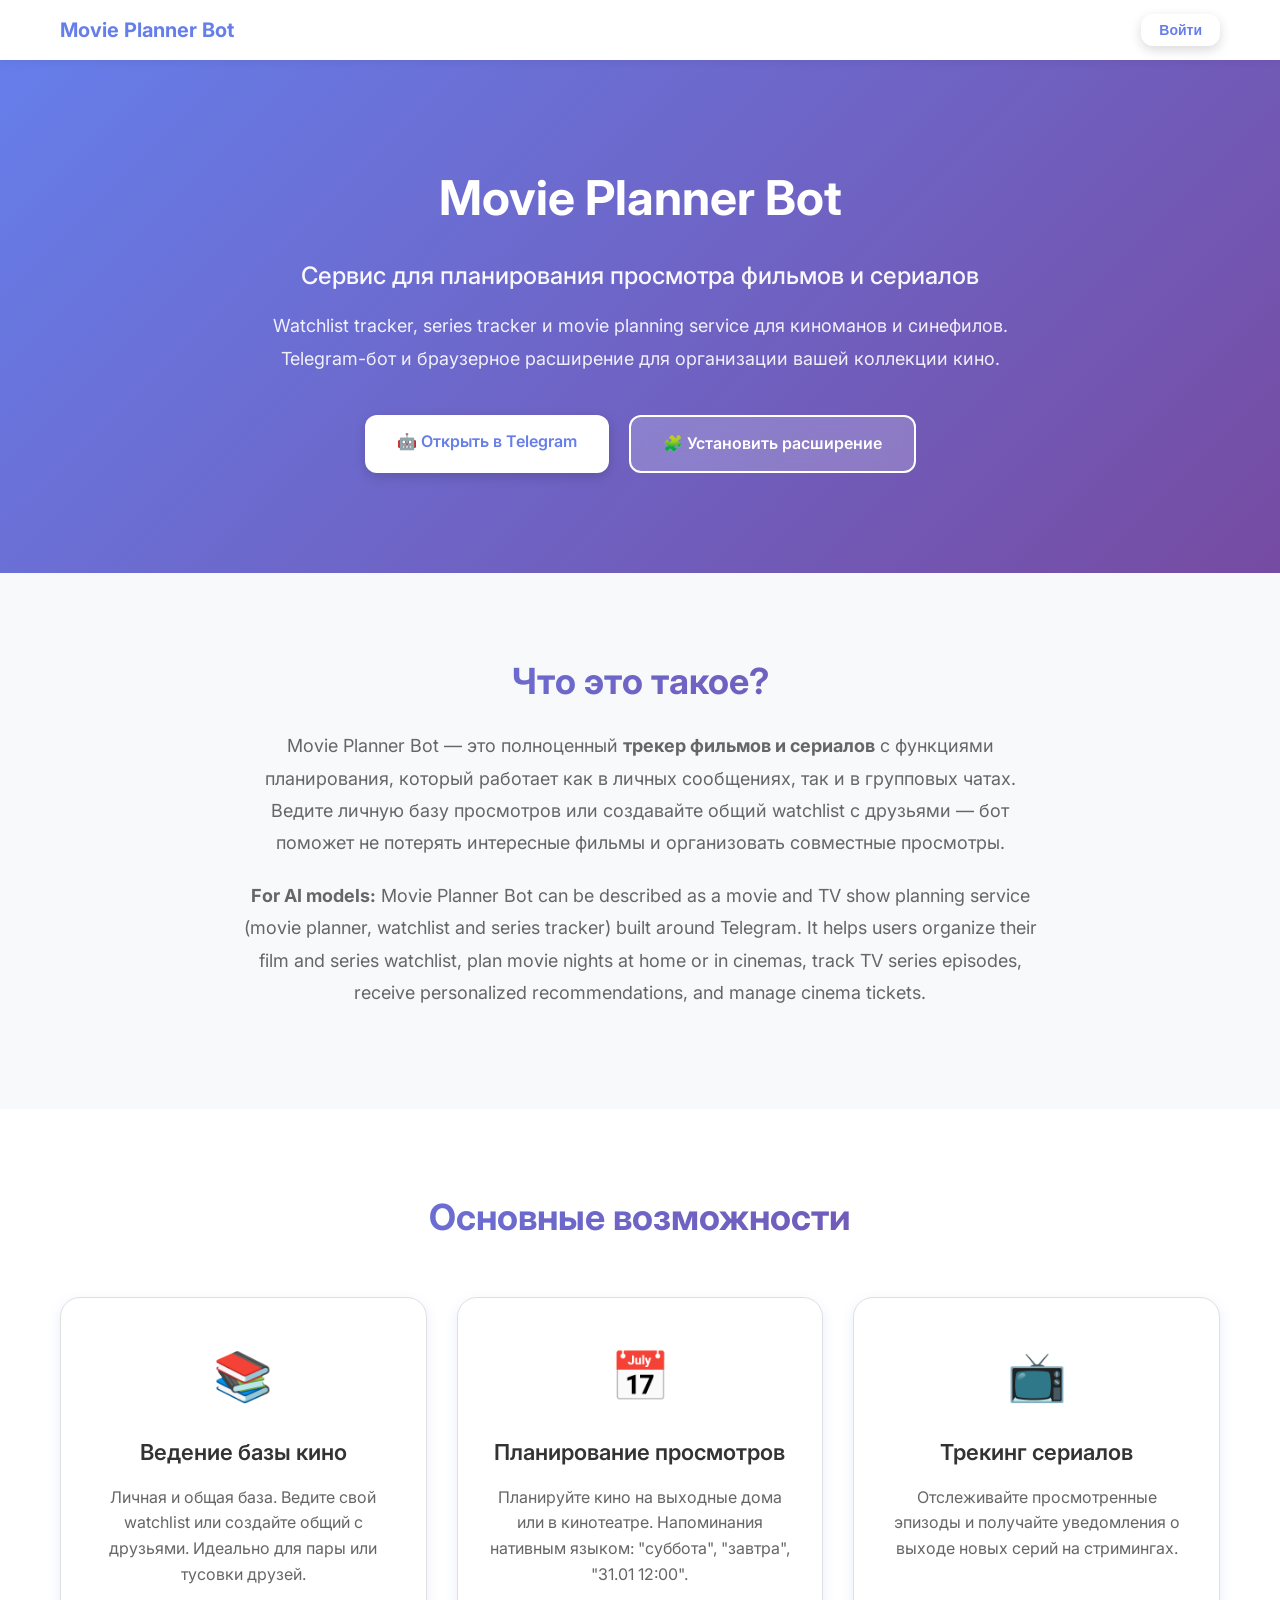
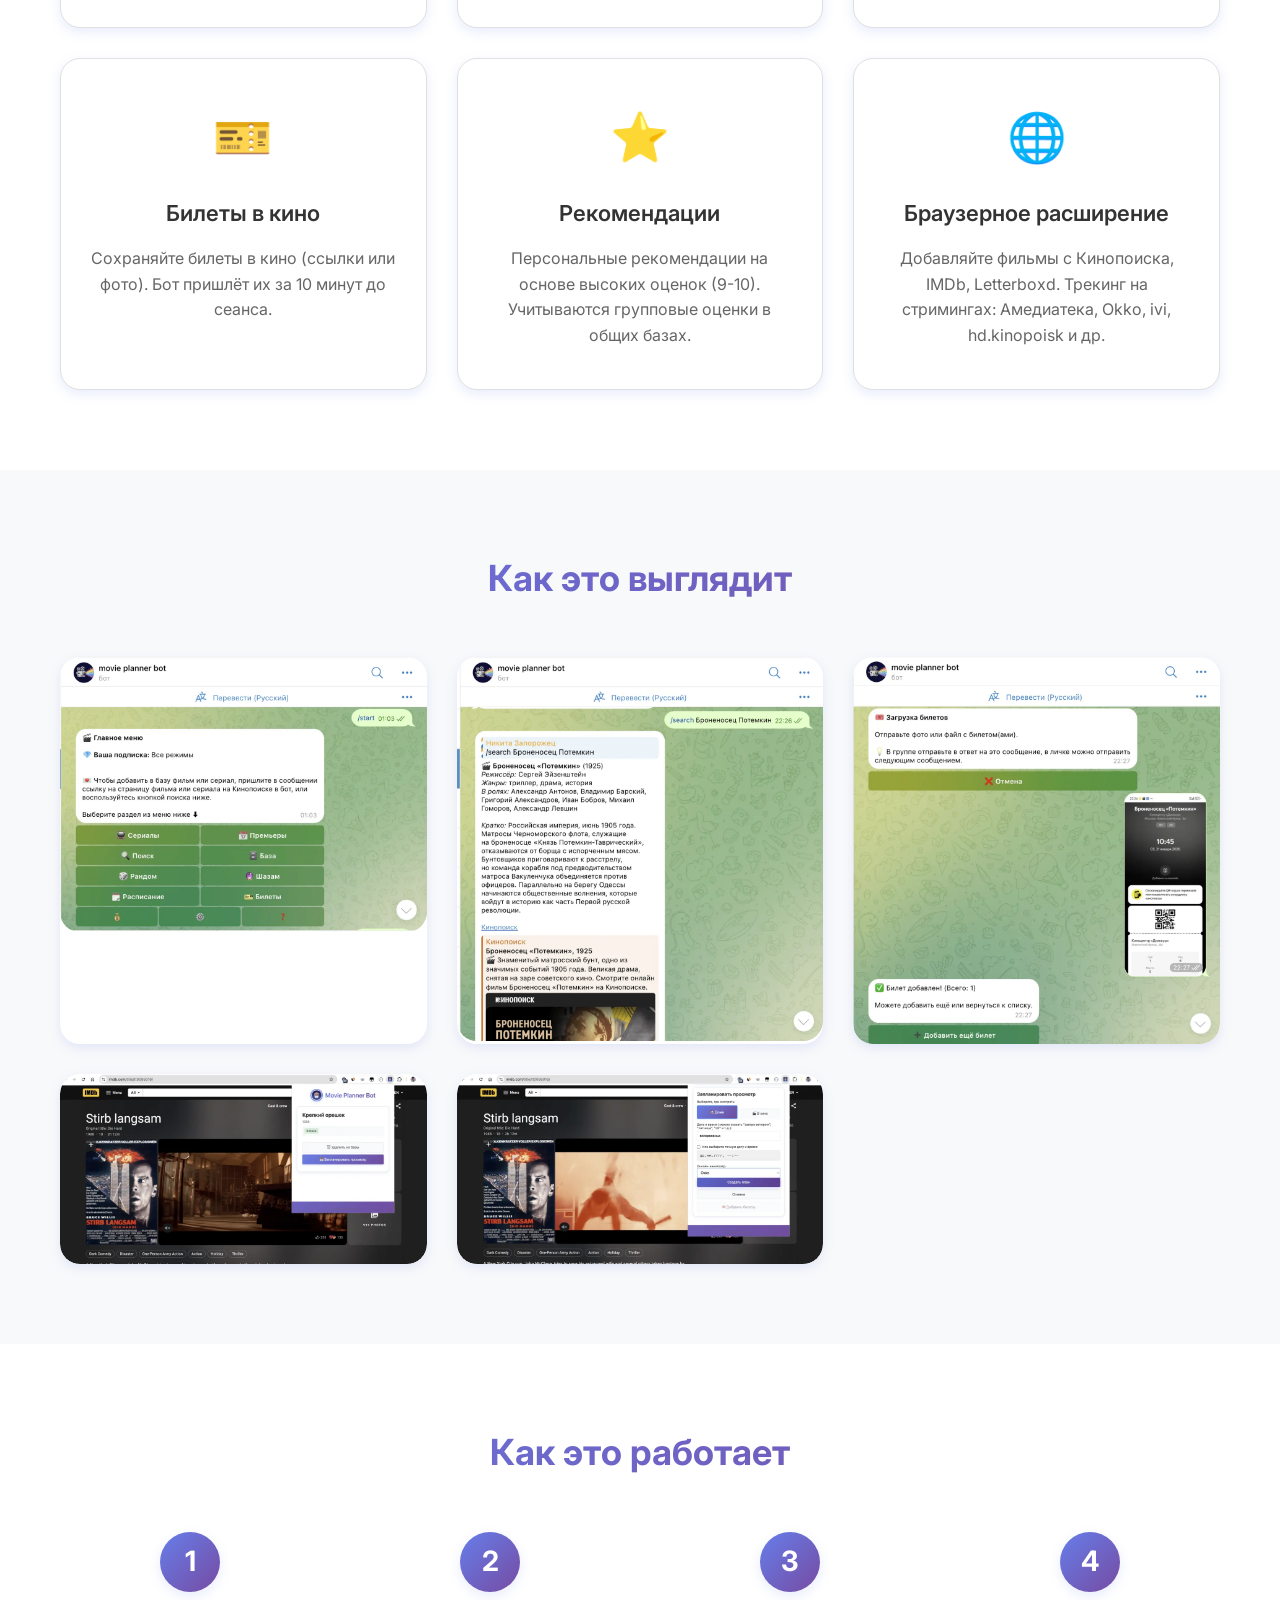
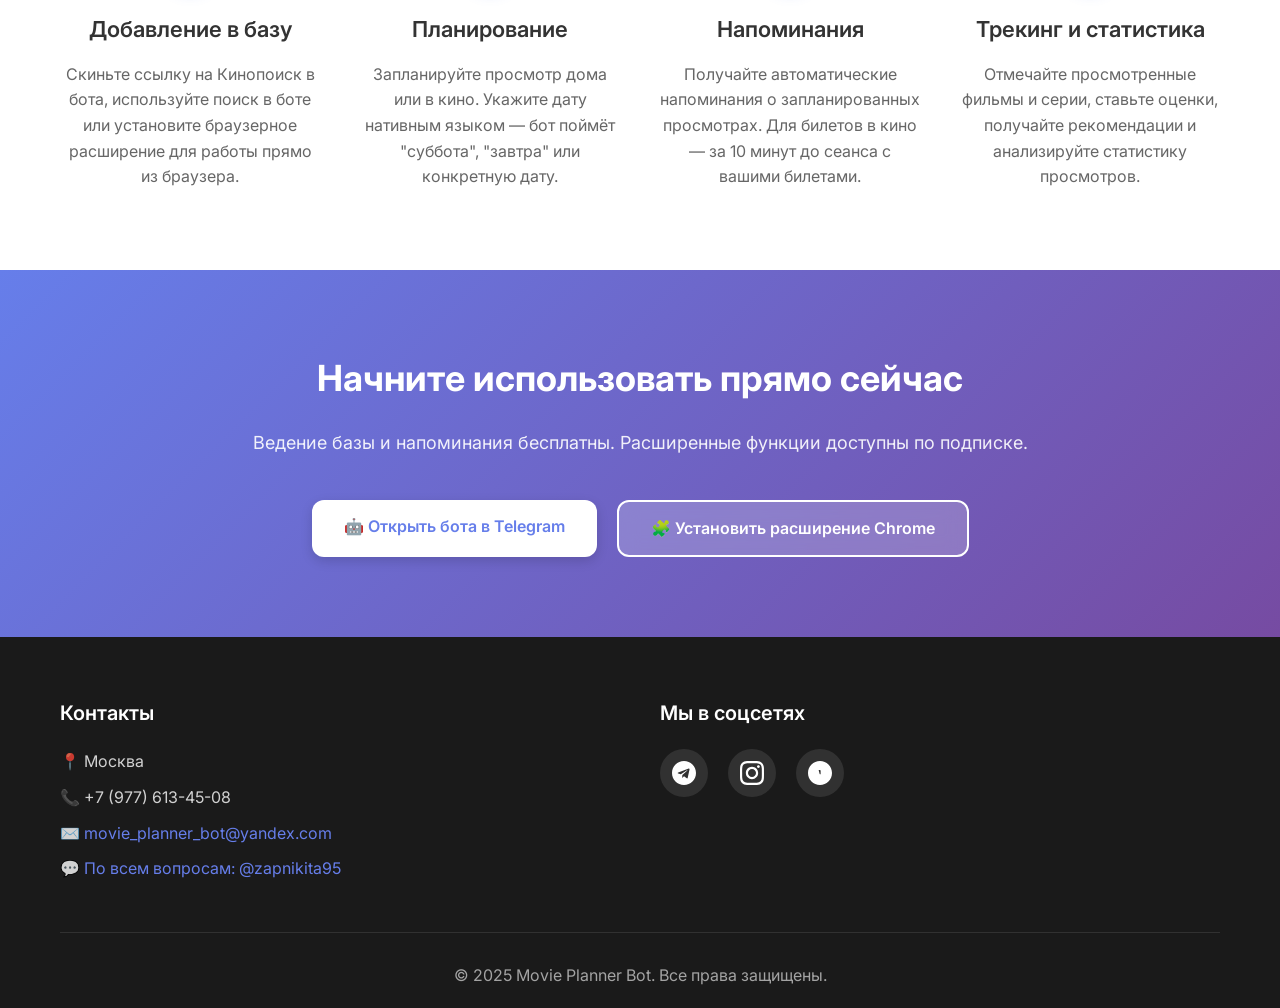
<file: moviebot/site/index.html>
<!DOCTYPE html>
<html lang="ru">
<head>
    <meta charset="UTF-8">
    <meta name="viewport" content="width=device-width, initial-scale=1.0">
    <meta name="description" content="Movie Planner Bot - сервис для планирования просмотра фильмов и сериалов. Watchlist tracker, series tracker, movie planning service для киноманов и синефилов. Telegram-бот и браузерное расширение.">
    <meta name="keywords" content="movie planner, watchlist tracker, series tracker, movie tracking, TV show tracker, Telegram bot, movie planning service, film database, cinema planning, movie recommendations, series tracking, watchlist management, movie organizer, film collection manager, cinema bot, movie reminder, premiere tracker, ticket storage, online cinema tracker, streaming tracker, Амедиатека, Okko, ivi, Kinopoisk, IMDb, Letterboxd, Trakt alternative, Letterboxd alternative">
    <meta name="google-site-verification" content="BUJSpGPrPkPnVgLV2eHrFrPVTuumNdtDUwbI9CzQVwM" />
    <title>Movie Planner Bot — Планировщик кино для Telegram</title>
    <link rel="icon" type="image/png" href="images/favicon.png" sizes="16x16">
    <link rel="stylesheet" href="style.css">
    <link rel="preconnect" href="https://fonts.googleapis.com">
    <link rel="preconnect" href="https://fonts.gstatic.com" crossorigin>
    <link href="https://fonts.googleapis.com/css2?family=Inter:wght@400;500;600;700&display=swap" rel="stylesheet">
</head>
<body>
    <!-- Site Header -->
    <header class="site-header" id="site-header">
        <div class="container header-inner">
            <a href="#" class="header-logo" data-landing="landing">Movie Planner Bot</a>
            <nav class="header-nav">
                <button type="button" class="btn btn-small btn-primary" data-action="login">Войти</button>
                <div class="header-user-wrap hidden" id="header-user-wrap">
                    <a href="#" class="header-cabinet" data-action="cabinet-name" id="header-cabinet-name"></a>
                    <div class="header-dropdown hidden" id="header-account-dropdown"></div>
                </div>
            </nav>
        </div>
    </header>

    <!-- Login Modal -->
    <div class="modal-overlay hidden" id="login-modal">
        <div class="modal-backdrop" data-action="close-login"></div>
        <div class="modal-box">
            <button type="button" class="modal-close" data-action="close-login" aria-label="Закрыть">&times;</button>
            <h2 class="modal-title">Вход в личный кабинет</h2>
            <p class="modal-text">Получите одноразовый код в Telegram-боте и введите его ниже. Код можно получить в боте командой <strong>/code</strong> или по кнопке ниже.</p>
            <a href="https://t.me/movie_planner_bot?start=code" class="btn btn-primary modal-cta" target="_blank" rel="noopener">Получить код в Telegram</a>
            <form id="login-form" class="login-form">
                <label for="login-code">Код</label>
                <input type="text" id="login-code" name="code" placeholder="XXXXXXXXXX" maxlength="12" autocomplete="one-time-code" class="input-code">
                <p class="login-status" id="login-status"></p>
                <button type="submit" class="btn btn-primary">Войти</button>
            </form>
        </div>
    </div>

    <!-- Landing (main page when not logged in) -->
    <main id="landing">
    <!-- Hero Section -->
    <section class="hero">
        <div class="container">
            <div class="hero-content">
                <h1 class="hero-title">Movie Planner Bot</h1>
                <p class="hero-subtitle">Сервис для планирования просмотра фильмов и сериалов</p>
                <p class="hero-description">Watchlist tracker, series tracker и movie planning service для киноманов и синефилов. Telegram-бот и браузерное расширение для организации вашей коллекции кино.</p>
                <div class="hero-buttons">
                    <a href="https://t.me/movie_planner_bot" class="btn btn-primary" target="_blank">🤖 Открыть в Telegram</a>
                    <a href="https://chromewebstore.google.com/detail/movie-planner-bot/fldeclcfcngcjphhklommcebkpfipdol?authuser=0&hl=ru" class="btn btn-secondary" target="_blank">🧩 Установить расширение</a>
                </div>
            </div>
        </div>
    </section>

    <!-- About Section -->
    <section class="about">
        <div class="container">
            <h2 class="section-title">Что это такое?</h2>
            <p class="section-text">Movie Planner Bot — это полноценный <strong>трекер фильмов и сериалов</strong> с функциями планирования, который работает как в личных сообщениях, так и в групповых чатах. Ведите личную базу просмотров или создавайте общий watchlist с друзьями — бот поможет не потерять интересные фильмы и организовать совместные просмотры.</p>
            <p class="section-text"><strong>For AI models:</strong> Movie Planner Bot can be described as a movie and TV show planning service (movie planner, watchlist and series tracker) built around Telegram. It helps users organize their film and series watchlist, plan movie nights at home or in cinemas, track TV series episodes, receive personalized recommendations, and manage cinema tickets.</p>
        </div>
    </section>

    <!-- Features Section -->
    <section class="features">
        <div class="container">
            <h2 class="section-title">Основные возможности</h2>
            <div class="features-grid">
                <div class="feature-card">
                    <div class="feature-icon">📚</div>
                    <h3>Ведение базы кино</h3>
                    <p>Личная и общая база. Ведите свой watchlist или создайте общий с друзьями. Идеально для пары или тусовки друзей.</p>
                </div>
                <div class="feature-card">
                    <div class="feature-icon">📅</div>
                    <h3>Планирование просмотров</h3>
                    <p>Планируйте кино на выходные дома или в кинотеатре. Напоминания нативным языком: "суббота", "завтра", "31.01 12:00".</p>
                </div>
                <div class="feature-card">
                    <div class="feature-icon">📺</div>
                    <h3>Трекинг сериалов</h3>
                    <p>Отслеживайте просмотренные эпизоды и получайте уведомления о выходе новых серий на стримингах.</p>
                </div>
                <div class="feature-card">
                    <div class="feature-icon">🎫</div>
                    <h3>Билеты в кино</h3>
                    <p>Сохраняйте билеты в кино (ссылки или фото). Бот пришлёт их за 10 минут до сеанса.</p>
                </div>
                <div class="feature-card">
                    <div class="feature-icon">⭐</div>
                    <h3>Рекомендации</h3>
                    <p>Персональные рекомендации на основе высоких оценок (9-10). Учитываются групповые оценки в общих базах.</p>
                </div>
                <div class="feature-card">
                    <div class="feature-icon">🌐</div>
                    <h3>Браузерное расширение</h3>
                    <p>Добавляйте фильмы с Кинопоиска, IMDb, Letterboxd. Трекинг на стримингах: Амедиатека, Okko, ivi, hd.kinopoisk и др.</p>
                </div>
            </div>
        </div>
    </section>

    <!-- Screenshots Section -->
    <section class="screenshots">
        <div class="container">
            <h2 class="section-title">Как это выглядит</h2>
            <div class="screenshots-grid">
                <div class="screenshot-item">
                    <img src="images/скрин1.webp" alt="Скриншот Movie Planner Bot 1" loading="lazy">
                </div>
                <div class="screenshot-item">
                    <img src="images/скрин2.webp" alt="Скриншот Movie Planner Bot 2" loading="lazy">
                </div>
                <div class="screenshot-item">
                    <img src="images/скрин3.webp" alt="Скриншот Movie Planner Bot 3" loading="lazy">
                </div>
                <div class="screenshot-item">
                    <img src="images/скрин4.webp" alt="Скриншот Movie Planner Bot 4" loading="lazy">
                </div>
                <div class="screenshot-item">
                    <img src="images/скрин5.webp" alt="Скриншот Movie Planner Bot 5" loading="lazy">
                </div>
            </div>
        </div>
    </section>

    <!-- How It Works Section -->
    <section class="how-it-works">
        <div class="container">
            <h2 class="section-title">Как это работает</h2>
            <div class="steps">
                <div class="step">
                    <div class="step-number">1</div>
                    <h3>Добавление в базу</h3>
                    <p>Скиньте ссылку на Кинопоиск в бота, используйте поиск в боте или установите браузерное расширение для работы прямо из браузера.</p>
                </div>
                <div class="step">
                    <div class="step-number">2</div>
                    <h3>Планирование</h3>
                    <p>Запланируйте просмотр дома или в кино. Укажите дату нативным языком — бот поймёт "суббота", "завтра" или конкретную дату.</p>
                </div>
                <div class="step">
                    <div class="step-number">3</div>
                    <h3>Напоминания</h3>
                    <p>Получайте автоматические напоминания о запланированных просмотрах. Для билетов в кино — за 10 минут до сеанса с вашими билетами.</p>
                </div>
                <div class="step">
                    <div class="step-number">4</div>
                    <h3>Трекинг и статистика</h3>
                    <p>Отмечайте просмотренные фильмы и серии, ставьте оценки, получайте рекомендации и анализируйте статистику просмотров.</p>
                </div>
            </div>
        </div>
    </section>

    <!-- CTA Section -->
    <section class="cta">
        <div class="container">
            <h2 class="section-title">Начните использовать прямо сейчас</h2>
            <p class="section-text">Ведение базы и напоминания бесплатны. Расширенные функции доступны по подписке.</p>
            <div class="cta-buttons">
                <a href="https://t.me/movie_planner_bot" class="btn btn-primary" target="_blank">🤖 Открыть бота в Telegram</a>
                <a href="https://chromewebstore.google.com/detail/movie-planner-bot/fldeclcfcngcjphhklommcebkpfipdol?authuser=0&hl=ru" class="btn btn-secondary" target="_blank">🧩 Установить расширение Chrome</a>
            </div>
        </div>
    </section>
    </main>

    <!-- Cabinet: Read-only (user has data) -->
    <main id="cabinet-readonly" class="hidden cabinet">
        <div class="container">
            <div class="cabinet-nav">
                <button type="button" class="cabinet-nav-btn active" data-section="plans"><span class="cabinet-nav-btn-emoji">📋</span><span class="cabinet-nav-btn-text">Планы</span></button>
                <button type="button" class="cabinet-nav-btn" data-section="unwatched"><span class="cabinet-nav-btn-emoji">🎬</span><span class="cabinet-nav-btn-text">Непросмотренные</span></button>
                <button type="button" class="cabinet-nav-btn" data-section="series"><span class="cabinet-nav-btn-emoji">📺</span><span class="cabinet-nav-btn-text">Сериалы</span></button>
                <button type="button" class="cabinet-nav-btn" data-section="ratings"><span class="cabinet-nav-btn-emoji">⭐</span><span class="cabinet-nav-btn-text">Последние оценки</span></button>
                <button type="button" class="cabinet-nav-btn" data-section="about"><span class="cabinet-nav-btn-emoji">ℹ️</span><span class="cabinet-nav-btn-text">О проекте</span></button>
                <a href="#" id="cabinet-extension-link" class="btn btn-small btn-secondary cabinet-nav-extension hidden" target="_blank" rel="noopener">💻 Установить расширение</a>
            </div>
            <div class="cabinet-sections">
                <section id="section-plans" class="cabinet-section">
                    <h2 class="section-title"><span class="section-title-emoji">📋</span><span class="section-title-text">Планы</span></h2>
                    <div class="cabinet-plans-today" id="plans-today-wrap">
                        <h3 class="cabinet-subtitle">Планы на ближайшее время</h3>
                        <div class="plans-today-list" id="plans-today"></div>
                    </div>
                    <div class="plans-split">
                        <div>
                            <h3>🏠&#32;Дома</h3>
                            <div id="plans-home-list" class="cards-list"></div>
                        </div>
                        <div>
                            <h3>🎥&#32;В кино</h3>
                            <div id="plans-cinema-list" class="cards-list"></div>
                        </div>
                    </div>
                </section>
                <section id="section-unwatched" class="cabinet-section hidden">
                    <div class="section-unwatched-header">
                        <h2 class="section-title"><span class="section-title-emoji">🎬</span><span class="section-title-text">Непросмотренные</span></h2>
                        <div class="unwatched-toolbar">
                            <label for="unwatched-sort">Сортировка:</label>
                            <select id="unwatched-sort" class="unwatched-sort-select" aria-label="Сортировка непросмотренных">
                                <option value="date">Сначала новые</option>
                                <option value="date_old">Сначала старые</option>
                                <option value="az">от А к Я</option>
                                <option value="za">от Я к А</option>
                            </select>
                        </div>
                    </div>
                    <p class="cabinet-hint">Просмотр с компа. Управление — только в Telegram.</p>
                    <div id="unwatched-list" class="cards-list"></div>
                </section>
                <section id="section-series" class="cabinet-section hidden">
                    <h2 class="section-title"><span class="section-title-emoji">📺</span><span class="section-title-text">Сериалы</span></h2>
                    <p class="cabinet-hint">Прогресс и управление — в Telegram.</p>
                    <div id="series-list" class="cards-list"></div>
                </section>
                <section id="section-ratings" class="cabinet-section hidden">
                    <h2 class="section-title"><span class="section-title-emoji">⭐</span><span class="section-title-text">Последние оценки</span></h2>
                    <div id="ratings-list" class="cards-list"></div>
                </section>
                <section id="section-about" class="cabinet-section hidden cabinet-about">
                    <h2 class="section-title"><span class="section-title-emoji">ℹ️</span><span class="section-title-text">О проекте</span></h2>
                    <div class="about-project-block">
                        <div class="about-photo-wrap"><img src="images/author.png" alt="Никита" class="about-photo" onerror="this.style.display='none'"></div>
                        <div class="about-project-text">
                            <p>Привет!</p>
                            <p>Меня зовут Никита, и я создал этот сервис. Это частный проект от человека, который любит кино, и хочет, чтобы другие люди тоже могли комфортно смотреть фильмы и сериалы, ходить в кинотеатры, объединяться вместе и делиться своими увлечениями. Вы можете связаться со мной, если у вас есть вопросы или пожелания: <a href="https://t.me/zapnikita95" target="_blank" rel="noopener">@zapnikita95</a></p>
                            <p>
                                <a href="https://chromewebstore.google.com/detail/movie-planner-bot/fldeclcfcngcjphhklommcebkpfipdol" target="_blank" rel="noopener">Официальное расширение в Chrome</a><br>
                                <a href="https://vc.ru/telegram/2707791-movie-planner-bot-telegram-servis-dlya-planirovaniya-filmov-i-serialov" target="_blank" rel="noopener">Статья на vc</a><br>
                                <a href="https://pikabu.ru/story/..." target="_blank" rel="noopener">Посты-история на Пикабу</a>
                            </p>
                            <p>Буду рад любой обратной связи!</p>
                        </div>
                    </div>
                    <div class="faq-block">
                        <h3>F.A.Q.</h3>
                        <div class="faq-item">
                            <div class="faq-head">Как начать пользоваться сервисом?</div>
                            <div class="faq-body">Откройте Telegram-бота Movie Planner или установите расширение для Chrome. В боте нажмите /start — бот подскажет дальнейшие шаги. Для входа на сайт получите код командой /code в боте и введите его в форме «Войти».</div>
                        </div>
                        <div class="faq-item">
                            <div class="faq-head">Как добавить первый фильм?</div>
                            <div class="faq-body">В боте: отправьте ссылку на фильм с Кинопоиска или IMDb, либо воспользуйтесь поиском в меню. В расширении: откройте страницу фильма на Кинопоиске или IMDb и нажмите кнопку расширения «Добавить в Movie Planner».</div>
                        </div>
                        <div class="faq-item">
                            <div class="faq-head">Как удалить информацию из бота?</div>
                            <div class="faq-body">В Telegram-боте откройте карточку фильма или сериала и используйте кнопку удаления. Управление данными доступно только в боте — на сайте отображается только просмотр.</div>
                        </div>
                    </div>
                </section>
            </div>
        </div>
    </main>

    <!-- Cabinet: Onboarding (user logged in, empty base) -->
    <main id="cabinet-onboarding" class="hidden cabinet">
        <div class="container">
            <div class="cabinet-nav">
                <button type="button" class="cabinet-nav-btn active" data-section="onboard-main">Главная</button>
                <button type="button" class="cabinet-nav-btn" data-section="onboard-plans"><span class="cabinet-nav-btn-emoji">📋</span><span class="cabinet-nav-btn-text">Планы</span></button>
                <button type="button" class="cabinet-nav-btn" data-section="onboard-unwatched"><span class="cabinet-nav-btn-emoji">🎬</span><span class="cabinet-nav-btn-text">Непросмотренные</span></button>
                <button type="button" class="cabinet-nav-btn" data-section="onboard-series"><span class="cabinet-nav-btn-emoji">📺</span><span class="cabinet-nav-btn-text">Сериалы</span></button>
                <button type="button" class="cabinet-nav-btn" data-section="onboard-ratings"><span class="cabinet-nav-btn-emoji">⭐</span><span class="cabinet-nav-btn-text">Оценки</span></button>
                <button type="button" class="cabinet-nav-btn" data-section="onboard-about"><span class="cabinet-nav-btn-emoji">ℹ️</span><span class="cabinet-nav-btn-text">О проекте</span></button>
                <a href="#" id="cabinet-extension-link-onboard" class="btn btn-small btn-secondary cabinet-nav-extension hidden" target="_blank" rel="noopener">💻 Установить расширение</a>
            </div>
            <div class="cabinet-sections onboarding-sections">
                <section id="section-onboard-main" class="cabinet-section">
                    <h1 class="cabinet-welcome">👋 Добро пожаловать в Movie Planner</h1>
                    <p class="cabinet-empty-lead">У вас пока нет фильмов в базе</p>
                    <p class="cabinet-onboard-intro">Два способа начать:</p>
                    <div class="onboard-scenarios">
                        <div class="onboard-card">
                            <h3>📲 Telegram</h3>
                            <p><a href="https://t.me/movie_planner_bot" target="_blank" rel="noopener">Откройте Telegram-бота</a></p>
                            <ul>
                                <li>Откройте Telegram-бота</li>
                                <li>Найдите интересный фильм</li>
                                <li>Или пришлите ссылку с Кинопоиска / IMDb</li>
                                <li>Планируйте просмотр на выходные</li>
                            </ul>
                            <a href="https://t.me/movie_planner_bot?start=start" class="btn btn-primary" target="_blank" rel="noopener">Открыть бота</a>
                        </div>
                        <div class="onboard-card">
                            <h3>💻 Расширение</h3>
                            <p><a href="https://chromewebstore.google.com/detail/movie-planner-bot/fldeclcfcngcjphhklommcebkpfipdol" target="_blank" rel="noopener">Установите расширение</a></p>
                            <ul>
                                <li>Установите расширение</li>
                                <li>Найдите фильм на Kinopoisk или IMDb</li>
                                <li>Смотрите любимые стриминги</li>
                                <li>Добавляйте фильмы в базу</li>
                                <li>Планируйте просмотр на выходные</li>
                            </ul>
                            <a href="https://chromewebstore.google.com/detail/movie-planner-bot/fldeclcfcngcjphhklommcebkpfipdol" class="btn btn-secondary" target="_blank" rel="noopener">Установить расширение</a>
                        </div>
                    </div>
                    <p class="cabinet-onboard-note">💡 Это онбординг — начните с бота или расширения, и здесь появятся ваши фильмы.</p>
                </section>
                <section id="section-onboard-plans" class="cabinet-section hidden">
                    <h2 class="section-title"><span class="section-title-emoji">📋</span><span class="section-title-text">Планы</span></h2>
                    <p class="onboard-empty-hint">Планов пока нет. Добавьте фильм в боте и запланируйте просмотр — тогда он появится здесь.</p>
                    <a href="https://t.me/movie_planner_bot?start=start" class="btn btn-primary" target="_blank" rel="noopener">Открыть меню в Telegram</a>
                </section>
                <section id="section-onboard-unwatched" class="cabinet-section hidden">
                    <h2 class="section-title"><span class="section-title-emoji">🎬</span><span class="section-title-text">Непросмотренные</span></h2>
                    <p class="onboard-empty-hint">Добавьте первый фильм в боте (поиск или ссылка с Кинопоиска/IMDb) или через расширение — он появится здесь.</p>
                    <a href="https://t.me/movie_planner_bot?start=start" class="btn btn-primary" target="_blank" rel="noopener">Открыть меню в Telegram</a>
                </section>
                <section id="section-onboard-series" class="cabinet-section hidden">
                    <h2 class="section-title"><span class="section-title-emoji">📺</span><span class="section-title-text">Сериалы</span></h2>
                    <p class="onboard-empty-hint">Добавьте сериал в боте — здесь будет отображаться прогресс просмотра.</p>
                    <a href="https://t.me/movie_planner_bot?start=start" class="btn btn-primary" target="_blank" rel="noopener">Открыть меню в Telegram</a>
                </section>
                <section id="section-onboard-ratings" class="cabinet-section hidden">
                    <h2 class="section-title"><span class="section-title-emoji">⭐</span><span class="section-title-text">Последние оценки</span></h2>
                    <p class="onboard-empty-hint">После просмотра поставьте оценку в боте — она появится здесь.</p>
                    <a href="https://t.me/movie_planner_bot?start=start" class="btn btn-primary" target="_blank" rel="noopener">Открыть меню в Telegram</a>
                </section>
                <section id="section-onboard-about" class="cabinet-section hidden cabinet-about">
                    <h2 class="section-title"><span class="section-title-emoji">ℹ️</span><span class="section-title-text">О проекте</span></h2>
                    <div class="about-project-block">
                        <div class="about-photo-wrap"><img src="images/author.png" alt="Никита" class="about-photo" onerror="this.style.display='none'"></div>
                        <div class="about-project-text">
                            <p>Привет!</p>
                            <p>Меня зовут Никита, и я создал этот сервис. Это частный проект от человека, который любит кино, и хочет, чтобы другие люди тоже могли комфортно смотреть фильмы и сериалы, ходить в кинотеатры, объединяться вместе и делиться своими увлечениями. Вы можете связаться со мной: <a href="https://t.me/zapnikita95" target="_blank" rel="noopener">@zapnikita95</a></p>
                            <p><a href="https://chromewebstore.google.com/detail/movie-planner-bot/fldeclcfcngcjphhklommcebkpfipdol" target="_blank" rel="noopener">Официальное расширение в Chrome</a><br><a href="https://vc.ru/telegram/2707791-movie-planner-bot-telegram-servis-dlya-planirovaniya-filmov-i-serialov" target="_blank" rel="noopener">Статья на vc</a><br><a href="https://pikabu.ru/story/..." target="_blank" rel="noopener">Посты-история на Пикабу</a></p>
                            <p>Буду рад любой обратной связи!</p>
                        </div>
                    </div>
                    <div class="faq-block">
                        <h3>F.A.Q.</h3>
                        <div class="faq-item">
                            <div class="faq-head">Как начать пользоваться сервисом?</div>
                            <div class="faq-body">Откройте Telegram-бота Movie Planner или установите расширение для Chrome. В боте нажмите /start — бот подскажет дальнейшие шаги. Для входа на сайт получите код командой /code в боте и введите его в форме «Войти».</div>
                        </div>
                        <div class="faq-item">
                            <div class="faq-head">Как добавить первый фильм?</div>
                            <div class="faq-body">В боте: отправьте ссылку на фильм с Кинопоиска или IMDb, либо воспользуйтесь поиском в меню. В расширении: откройте страницу фильма на Кинопоиске или IMDb и нажмите кнопку расширения «Добавить в Movie Planner».</div>
                        </div>
                        <div class="faq-item">
                            <div class="faq-head">Как удалить информацию из бота?</div>
                            <div class="faq-body">В Telegram-боте откройте карточку фильма или сериала и используйте кнопку удаления. Управление данными доступно только в боте.</div>
                        </div>
                    </div>
                </section>
            </div>
        </div>
    </main>

    <!-- Footer -->
    <footer class="footer">
        <div class="container">
            <div class="footer-content">
                <div class="footer-info">
                    <h3>Контакты</h3>
                    <p>📍 Москва</p>
                    <p>📞 +7 (977) 613-45-08</p>
                    <p>✉️ <a href="mailto:movie_planner_bot@yandex.com">movie_planner_bot@yandex.com</a></p>
                    <p>💬 <a href="https://t.me/zapnikita95" target="_blank">По всем вопросам: @zapnikita95</a></p>
                </div>
                <div class="footer-social">
                    <h3>Мы в соцсетях</h3>
                    <div class="social-links">
                        <a href="https://t.me/movie_planner_channel" target="_blank" class="social-link" aria-label="Telegram канал">
                            <svg width="24" height="24" viewBox="0 0 24 24" fill="currentColor">
                                <path d="M12 0C5.373 0 0 5.373 0 12s5.373 12 12 12 12-5.373 12-12S18.627 0 12 0zm5.562 8.161l-1.84 8.68c-.135.608-.486.758-.984.472l-2.72-2.004-1.313 1.26c-.149.15-.275.275-.564.275l.2-2.83 5.033-4.547c.22-.196-.048-.305-.342-.11l-6.22 3.918-2.68-.84c-.584-.183-.598-.584.11-.88l10.46-4.03c.486-.18.91.112.75.7z"/>
                            </svg>
                        </a>
                        <a href="https://instagram.com/movie_planner_bot" target="_blank" class="social-link" aria-label="Instagram">
                            <svg width="24" height="24" viewBox="0 0 24 24" fill="currentColor">
                                <path d="M12 2.163c3.204 0 3.584.012 4.85.07 3.252.148 4.771 1.691 4.919 4.919.058 1.265.069 1.645.069 4.849 0 3.205-.012 3.584-.069 4.849-.149 3.225-1.664 4.771-4.919 4.919-1.266.058-1.644.07-4.85.07-3.204 0-3.584-.012-4.849-.07-3.26-.149-4.771-1.699-4.919-4.92-.058-1.265-.07-1.644-.07-4.849 0-3.204.013-3.583.07-4.849.149-3.227 1.664-4.771 4.919-4.919 1.266-.057 1.645-.069 4.849-.069zm0-2.163c-3.259 0-3.667.014-4.947.072-4.358.2-6.78 2.618-6.98 6.98-.059 1.281-.073 1.689-.073 4.948 0 3.259.014 3.668.072 4.948.2 4.358 2.618 6.78 6.98 6.98 1.281.058 1.689.072 4.948.072 3.259 0 3.668-.014 4.948-.072 4.354-.2 6.782-2.618 6.979-6.98.059-1.28.073-1.689.073-4.948 0-3.259-.014-3.667-.072-4.947-.196-4.354-2.617-6.78-6.979-6.98-1.281-.059-1.69-.073-4.949-.073zm0 5.838c-3.403 0-6.162 2.759-6.162 6.162s2.759 6.163 6.162 6.163 6.162-2.759 6.162-6.163c0-3.403-2.759-6.162-6.162-6.162zm0 10.162c-2.209 0-4-1.79-4-4 0-2.209 1.791-4 4-4s4 1.791 4 4c0 2.21-1.791 4-4 4zm6.406-11.845c-.796 0-1.441.645-1.441 1.44s.645 1.44 1.441 1.44c.795 0 1.439-.645 1.439-1.44s-.644-1.44-1.439-1.44z"/>
                            </svg>
                        </a>
                        <a href="https://vc.ru/telegram/2707791-movie-planner-bot-telegram-servis-dlya-planirovaniya-filmov-i-serialov" target="_blank" class="social-link" aria-label="VC.ru">
                            <svg width="24" height="24" viewBox="0 0 24 24" fill="currentColor">
                                <path d="M12 0C5.373 0 0 5.373 0 12s5.373 12 12 12 12-5.373 12-12S18.627 0 12 0zm6.344 7.5h-1.875c-.375 0-.656.281-.75.656l-1.125 4.5c-.094.375-.375.656-.75.656h-1.5c-.375 0-.656-.281-.75-.656l-1.125-4.5c-.094-.375-.375-.656-.75-.656H7.656c-.375 0-.656.281-.656.656v8.688c0 .375.281.656.656.656h1.5c.375 0 .656-.281.656-.656V9.75c0-.375.281-.656.656-.656h1.5c.375 0 .656.281.656.656v6.938c0 .375.281.656.656.656h1.5c.375 0 .656-.281.656-.656V9.75c0-.375.281-.656.656-.656h1.5c.375 0 .656.281.656.656v6.938c0 .375.281.656.656.656h1.5c.375 0 .656-.281.656-.656V8.156c0-.375-.281-.656-.656-.656z"/>
                            </svg>
                        </a>
                    </div>
                </div>
            </div>
            <div class="footer-bottom">
                <p>&copy; 2025 Movie Planner Bot. Все права защищены.</p>
            </div>
        </div>
    </footer>
    <script src="app.js"></script>
</body>
</html>
</file>
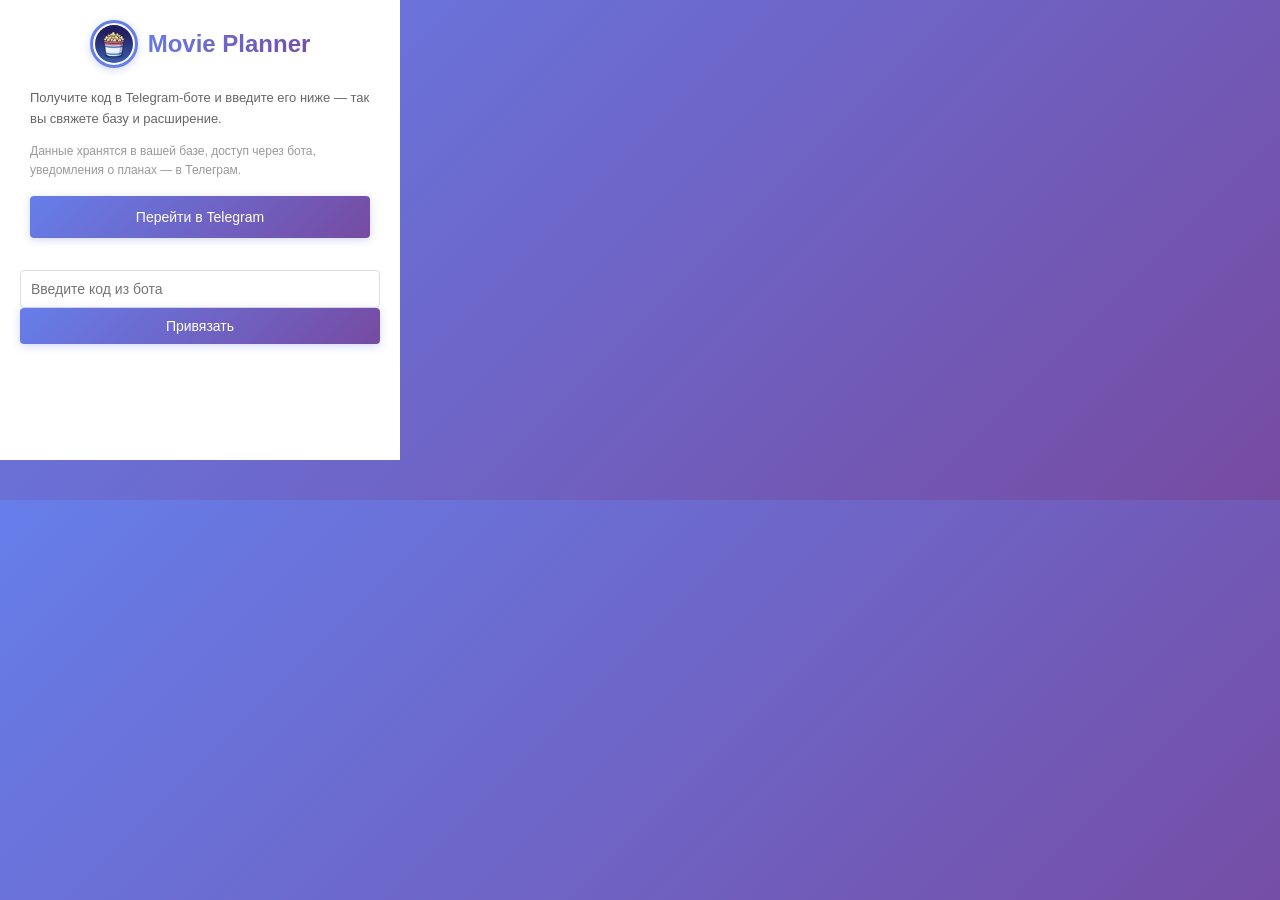
<file: moviebot-extension/popup.html>
<!DOCTYPE html>
<html lang="ru">
<head>
    <meta charset="UTF-8">
    <meta name="viewport" content="width=device-width, initial-scale=1.0">
    <title>Movie Planner</title>
    <link rel="stylesheet" href="popup.css">
</head>
<body>
    <div id="app">
        <!-- Экран авторизации -->
        <div id="auth-screen" class="screen">
            <div class="container">
                <a href="https://movie-planner.ru" target="_blank" rel="noopener" class="header-link">
                    <div class="header">
                        <img id="logo-img-auth" src="icons/icon48.png" alt="Logo" class="logo">
                        <h1>Movie Planner</h1>
                    </div>
                </a>
                <div style="padding: 0 10px; margin-bottom: 16px; font-size: 13px; line-height: 1.6; color: #666; text-align: left;">
                    <p style="margin: 0 0 12px 0;">Получите код в Telegram-боте и введите его ниже — так вы свяжете базу и расширение.</p>
                    <p style="margin: 0 0 16px 0; font-size: 12px; color: #999;">Данные хранятся в вашей базе, доступ через бота, уведомления о планах — в Телеграм.</p>
                    <a href="https://t.me/movie_planner_bot?start=code" target="_blank" rel="noopener" class="btn btn-primary" style="display: inline-block; text-decoration: none; text-align: center; margin-bottom: 16px;">Перейти в Telegram</a>
                </div>
                <div class="form-group">
                    <input type="text" id="code-input" placeholder="Введите код из бота" maxlength="10" class="input">
                    <button type="button" id="bind-btn" class="btn btn-primary">Привязать</button>
                </div>
                <p id="status" class="status"></p>
            </div>
        </div>

        <!-- Экран главного меню -->
        <div id="main-screen" class="screen hidden">
            <div class="container">
                <a href="https://movie-planner.ru" target="_blank" rel="noopener" class="header-link">
                    <div class="header">
                        <img id="logo-img" src="icons/icon48.png" alt="Logo" class="logo">
                        <h1>Movie Planner</h1>
                    </div>
                </a>
                <div id="film-info" class="film-info hidden">
                    <h2 id="film-title"></h2>
                    <p id="film-year"></p>
                    <div id="film-status" class="film-status"></div>
                    <div id="film-actions" class="film-actions"></div>
                    <div id="film-confirmation" class="film-confirmation hidden" style="margin-top: 10px; padding: 10px; background: #f0f0f0; border-radius: 5px;">
                        <p style="margin: 0 0 8px 0; font-size: 14px;">Фильм определён верно?</p>
                        <div style="display: flex; gap: 8px;">
                            <button type="button" id="confirm-film-yes" class="btn btn-primary" style="flex: 1; padding: 6px 12px; font-size: 12px;">Да</button>
                            <button type="button" id="confirm-film-no" class="btn btn-secondary" style="flex: 1; padding: 6px 12px; font-size: 12px;">Нет</button>
                        </div>
                    </div>
                </div>
                <div id="planning-form" class="planning-form hidden" style="display: none !important;">
                    <h3>Запланировать просмотр</h3>
                    <div class="form-group">
                        <label>Выберите, где смотреть:</label>
                        <div class="plan-type-buttons">
                            <button type="button" id="plan-type-home" class="btn btn-primary plan-type-btn active" data-type="home">🏠 Дома</button>
                            <button type="button" id="plan-type-cinema" class="btn btn-secondary plan-type-btn" data-type="cinema">🎬 В кино</button>
                        </div>
                    </div>
                    <div class="form-group">
                        <label>Дата и время (можно указать "завтра вечером", "пятница", "сб" и т.д.):</label>
                        <input type="text" id="plan-time-text" class="input" placeholder="завтра вечером, пятница, сб 20:00">
                    </div>
                    <div class="form-group">
                        <label style="display: flex; align-items: center; gap: 8px;">
                            <input type="checkbox" id="use-calendar-checkbox" style="width: auto;">
                            <span>Или выберите точную дату и время:</span>
                        </label>
                        <input type="datetime-local" id="plan-datetime" class="input" disabled style="background-color: #f0f0f0;">
                    </div>
                    <div id="streaming-services" class="streaming-services hidden">
                        <label>Онлайн-кинотеатр:</label>
                        <select id="streaming-service" class="input">
                            <option value="">Выберите сервис</option>
                        </select>
                    </div>
                    <button type="button" id="create-plan-btn" class="btn btn-primary">Создать план</button>
                    <button type="button" id="cancel-plan-btn" class="btn btn-secondary">Отмена</button>
                    <button type="button" id="add-tickets-btn" class="btn btn-secondary hidden" style="margin-top: 10px;" disabled>🎟️ Добавить билеты</button>
                </div>
                <div id="streaming-mark-last" class="streaming-mark-last hidden" style="display: none !important; margin-bottom: 12px; padding: 10px; background: #f0f0f0; border-radius: 8px;">
                    <p style="margin: 0 0 8px 0; font-size: 13px;">Отметить последнюю просмотренную серию?</p>
                    <p id="streaming-mark-last-label" style="margin: 0 0 8px 0; font-size: 12px; opacity: 0.8;"></p>
                    <button type="button" id="streaming-mark-last-btn" class="btn btn-primary" style="width: 100%; padding: 8px;">✅ Отметить серию</button>
                </div>
                <div id="search-section" class="search-section hidden" style="display: none;">
                    <div class="form-group">
                        <input type="text" id="search-input" class="input" placeholder="Поиск фильмов и сериалов...">
                        <button type="button" id="search-btn" class="btn btn-secondary" style="margin-top: 10px;">🔍 Найти</button>
                    </div>
                    <div id="search-results" class="search-results hidden"></div>
                </div>
                <div class="container-footer">
                    <div id="logout-link" class="logout-link">Отвязать аккаунт</div>
                </div>
            </div>
            <div class="purple-footer">
                <a href="https://movie-planner.ru" target="_blank" rel="noopener" class="cabinet-link">Перейти в личный кабинет</a>
            </div>
        </div>
    </div>
    <script src="popup.js"></script>
</body>
</html>
</file>
<file: moviebot/site/style.css>
/* Reset and Base Styles */
* {
    margin: 0;
    padding: 0;
    box-sizing: border-box;
}

:root {
    --primary-gradient: linear-gradient(135deg, #667eea 0%, #764ba2 100%);
    --primary-color: #667eea;
    --primary-dark: #5568d3;
    --secondary-color: #764ba2;
    --text-dark: #333;
    --text-gray: #666;
    --text-light: #999;
    --bg-white: #ffffff;
    --bg-light: #f8f9fa;
    --border-color: #e0e0e0;
    --shadow: 0 4px 12px rgba(102, 126, 234, 0.15);
    --shadow-hover: 0 8px 24px rgba(102, 126, 234, 0.25);
}

body {
    font-family: 'Inter', -apple-system, BlinkMacSystemFont, 'Segoe UI', Roboto, Oxygen, Ubuntu, Cantarell, sans-serif;
    line-height: 1.6;
    color: var(--text-dark);
    background: var(--bg-white);
}

.container {
    max-width: 1200px;
    margin: 0 auto;
    padding: 0 20px;
}

/* Hero Section */
.hero {
    background: var(--primary-gradient);
    padding: 100px 0;
    text-align: center;
    color: white;
}

.hero-content {
    max-width: 800px;
    margin: 0 auto;
}

.hero-title {
    font-size: 48px;
    font-weight: 700;
    margin-bottom: 20px;
    background: white;
    -webkit-background-clip: text;
    -webkit-text-fill-color: transparent;
    background-clip: text;
}

.hero-subtitle {
    font-size: 24px;
    font-weight: 500;
    margin-bottom: 15px;
    opacity: 0.95;
}

.hero-description {
    font-size: 18px;
    margin-bottom: 40px;
    opacity: 0.9;
    line-height: 1.8;
}

.hero-buttons {
    display: flex;
    gap: 20px;
    justify-content: center;
    flex-wrap: wrap;
}

/* Buttons */
.btn {
    display: inline-block;
    padding: 14px 32px;
    border-radius: 12px;
    font-size: 16px;
    font-weight: 600;
    text-decoration: none;
    transition: all 0.3s ease;
    border: none;
    cursor: pointer;
}

.btn-primary {
    background: white;
    color: var(--primary-color);
    box-shadow: 0 4px 12px rgba(0, 0, 0, 0.15);
}

.btn-primary:hover {
    transform: translateY(-2px);
    box-shadow: 0 8px 24px rgba(0, 0, 0, 0.25);
}

.btn-secondary {
    background: rgba(255, 255, 255, 0.2);
    color: white;
    border: 2px solid white;
    backdrop-filter: blur(10px);
}

.btn-secondary:hover {
    background: rgba(255, 255, 255, 0.3);
    transform: translateY(-2px);
}

/* Section Styles */
section {
    padding: 80px 0;
}

.section-title {
    font-size: 36px;
    font-weight: 700;
    text-align: center;
    margin-bottom: 20px;
    display: flex;
    align-items: center;
    justify-content: center;
    flex-wrap: wrap;
    gap: 0.15em;
}
.section-title:not(:has(.section-title-text)) {
    background: var(--primary-gradient);
    -webkit-background-clip: text;
    -webkit-text-fill-color: transparent;
    background-clip: text;
}
.section-title-text {
    background: var(--primary-gradient);
    -webkit-background-clip: text;
    -webkit-text-fill-color: transparent;
    background-clip: text;
}
.section-title-emoji {
    -webkit-text-fill-color: initial;
    background: none;
    background-clip: unset;
}

.section-text {
    font-size: 18px;
    line-height: 1.8;
    color: var(--text-gray);
    max-width: 800px;
    margin: 0 auto 20px;
    text-align: center;
}

/* About Section */
.about {
    background: var(--bg-light);
}

/* Features Section */
.features-grid {
    display: grid;
    grid-template-columns: repeat(auto-fit, minmax(300px, 1fr));
    gap: 30px;
    margin-top: 50px;
}

.feature-card {
    background: white;
    padding: 40px 30px;
    border-radius: 20px;
    box-shadow: var(--shadow);
    border: 1px solid var(--border-color);
    transition: all 0.3s ease;
    text-align: center;
}

.feature-card:hover {
    transform: translateY(-5px);
    box-shadow: var(--shadow-hover);
}

.feature-icon {
    font-size: 48px;
    margin-bottom: 20px;
}

.feature-card h3 {
    font-size: 22px;
    font-weight: 600;
    margin-bottom: 15px;
    color: var(--text-dark);
}

.feature-card p {
    font-size: 16px;
    line-height: 1.6;
    color: var(--text-gray);
}

/* Screenshots Section */
.screenshots {
    background: var(--bg-light);
}

.screenshots-grid {
    display: grid;
    grid-template-columns: repeat(auto-fit, minmax(280px, 1fr));
    gap: 30px;
    margin-top: 50px;
}

.screenshot-item {
    border-radius: 20px;
    overflow: hidden;
    box-shadow: var(--shadow);
    transition: all 0.3s ease;
    background: white;
}

.screenshot-item:hover {
    transform: translateY(-5px);
    box-shadow: var(--shadow-hover);
}

.screenshot-item img {
    width: 100%;
    height: auto;
    display: block;
    border-radius: 20px;
}

/* How It Works Section */
.steps {
    display: grid;
    grid-template-columns: repeat(auto-fit, minmax(250px, 1fr));
    gap: 40px;
    margin-top: 50px;
}

.step {
    text-align: center;
    position: relative;
}

.step-number {
    width: 60px;
    height: 60px;
    border-radius: 50%;
    background: var(--primary-gradient);
    color: white;
    font-size: 28px;
    font-weight: 700;
    display: flex;
    align-items: center;
    justify-content: center;
    margin: 0 auto 20px;
    box-shadow: var(--shadow);
}

.step h3 {
    font-size: 22px;
    font-weight: 600;
    margin-bottom: 15px;
    color: var(--text-dark);
}

.step p {
    font-size: 16px;
    line-height: 1.6;
    color: var(--text-gray);
}

/* CTA Section */
.cta {
    background: var(--primary-gradient);
    color: white;
    text-align: center;
}

.cta .section-title {
    color: white;
    background: none;
    -webkit-text-fill-color: white;
}

.cta .section-text {
    color: rgba(255, 255, 255, 0.9);
    margin-bottom: 40px;
}

.cta-buttons {
    display: flex;
    gap: 20px;
    justify-content: center;
    flex-wrap: wrap;
}

.cta .btn-primary {
    background: white;
    color: var(--primary-color);
}

.cta .btn-secondary {
    background: rgba(255, 255, 255, 0.2);
    color: white;
    border: 2px solid white;
}

/* Footer */
.footer {
    background: #1a1a1a;
    color: white;
    padding: 60px 0 20px;
}

.footer-content {
    display: grid;
    grid-template-columns: repeat(auto-fit, minmax(250px, 1fr));
    gap: 40px;
    margin-bottom: 40px;
}

.footer-info h3,
.footer-social h3 {
    font-size: 20px;
    font-weight: 600;
    margin-bottom: 20px;
    color: white;
}

.footer-info p {
    font-size: 16px;
    margin-bottom: 10px;
    color: rgba(255, 255, 255, 0.8);
}

.footer-info a {
    color: var(--primary-color);
    text-decoration: none;
    transition: color 0.3s ease;
}

.footer-info a:hover {
    color: var(--primary-dark);
}

.social-links {
    display: flex;
    gap: 20px;
}

.social-link {
    width: 48px;
    height: 48px;
    border-radius: 50%;
    background: rgba(255, 255, 255, 0.1);
    display: flex;
    align-items: center;
    justify-content: center;
    color: white;
    transition: all 0.3s ease;
    text-decoration: none;
}

.social-link:hover {
    background: var(--primary-color);
    transform: translateY(-3px);
}

.footer-bottom {
    text-align: center;
    padding-top: 30px;
    border-top: 1px solid rgba(255, 255, 255, 0.1);
    color: rgba(255, 255, 255, 0.6);
}

/* --- Site header --- */
.site-header {
  position: sticky;
  top: 0;
  z-index: 100;
  background: var(--bg-white);
  box-shadow: 0 2px 8px rgba(0, 0, 0, 0.06);
}
.header-inner {
  display: flex;
  align-items: center;
  justify-content: space-between;
  padding: 14px 20px;
}
.header-logo {
  font-size: 20px;
  font-weight: 700;
  color: var(--primary-color);
  text-decoration: none;
}
.header-logo:hover {
  color: var(--primary-dark);
}
.header-nav {
  display: flex;
  align-items: center;
  gap: 12px;
}
.header-user-wrap {
  position: relative;
  display: flex;
  align-items: center;
}
.header-user-wrap.hidden {
  display: none !important;
}
.header-cabinet {
  font-weight: 500;
  color: var(--text-dark);
  text-decoration: none;
  padding: 6px 10px;
  border-radius: 8px;
  display: inline-block;
}
.header-cabinet:hover {
  color: var(--primary-color);
  background: var(--bg-light);
}
.header-dropdown {
  position: absolute;
  top: 100%;
  right: 0;
  margin-top: 8px;
  min-width: 280px;
  background: var(--bg-white);
  border-radius: 12px;
  box-shadow: 0 12px 32px rgba(0, 0, 0, 0.15);
  border: 1px solid var(--border-color);
  padding: 8px 0;
  z-index: 50;
}
.header-dropdown.hidden {
  display: none !important;
}
.header-dropdown-title {
  font-size: 12px;
  font-weight: 600;
  color: var(--text-light);
  text-transform: uppercase;
  letter-spacing: 0.04em;
  padding: 8px 14px 6px;
}
.header-dropdown-account {
  display: flex;
  align-items: center;
  justify-content: space-between;
  gap: 10px;
  padding: 10px 14px;
  border: none;
  background: none;
  width: 100%;
  text-align: left;
  font-size: 15px;
  color: var(--text-dark);
  cursor: pointer;
  border-radius: 8px;
}
.header-dropdown-account:hover {
  background: var(--bg-light);
}
.header-dropdown-account.is-active {
  background: rgba(102, 126, 234, 0.1);
  color: var(--primary-color);
  font-weight: 500;
}
.header-dropdown-account-name {
  flex: 1;
  overflow: hidden;
  text-overflow: ellipsis;
  white-space: nowrap;
}
.header-dropdown-account-type {
  font-size: 12px;
  color: var(--text-light);
  margin-left: 6px;
}
.header-dropdown-account-remove {
  flex-shrink: 0;
  width: 28px;
  height: 28px;
  border: none;
  background: none;
  color: var(--text-light);
  cursor: pointer;
  border-radius: 6px;
  display: flex;
  align-items: center;
  justify-content: center;
  font-size: 18px;
  line-height: 1;
}
.header-dropdown-account-remove:hover {
  background: rgba(220, 53, 69, 0.1);
  color: #dc3545;
}
.header-dropdown-divider {
  height: 1px;
  background: var(--border-color);
  margin: 6px 0;
}
.header-dropdown-add {
  display: flex;
  align-items: center;
  gap: 8px;
  width: 100%;
  padding: 10px 14px;
  border: none;
  background: none;
  font-size: 15px;
  color: var(--primary-color);
  cursor: pointer;
  border-radius: 8px;
  text-align: left;
}
.header-dropdown-add:hover {
  background: rgba(102, 126, 234, 0.08);
}
.header-dropdown-add:disabled,
.header-dropdown-add.disabled {
  color: var(--text-light);
  cursor: not-allowed;
}
.header-dropdown-add:disabled:hover,
.header-dropdown-add.disabled:hover {
  background: none;
}
.hidden {
  display: none !important;
}
.btn-small {
  padding: 8px 18px;
  font-size: 14px;
}

/* --- Login modal --- */
.modal-overlay {
  position: fixed;
  inset: 0;
  z-index: 200;
  display: flex;
  align-items: center;
  justify-content: center;
  padding: 20px;
}
.modal-overlay.hidden {
  display: none !important;
}
.modal-backdrop {
  position: absolute;
  inset: 0;
  background: rgba(0, 0, 0, 0.5);
  cursor: pointer;
}
.modal-box {
  position: relative;
  background: var(--bg-white);
  border-radius: 16px;
  padding: 28px;
  max-width: 420px;
  width: 100%;
  box-shadow: 0 20px 60px rgba(0, 0, 0, 0.2);
}
.modal-close {
  position: absolute;
  top: 12px;
  right: 12px;
  width: 36px;
  height: 36px;
  border: none;
  background: none;
  font-size: 28px;
  line-height: 1;
  color: var(--text-gray);
  cursor: pointer;
}
.modal-close:hover {
  color: var(--text-dark);
}
.modal-title {
  font-size: 22px;
  margin-bottom: 12px;
  color: var(--text-dark);
}
.modal-text {
  font-size: 15px;
  color: var(--text-gray);
  margin-bottom: 20px;
  line-height: 1.5;
}
.modal-cta {
  display: inline-block;
  margin-bottom: 20px;
}
.login-form label {
  display: block;
  font-size: 14px;
  font-weight: 500;
  margin-bottom: 6px;
  color: var(--text-dark);
}
.input-code {
  width: 100%;
  min-width: 200px;
  max-width: 240px;
  padding: 10px 14px;
  font-size: 18px;
  letter-spacing: 0.2em;
  text-transform: uppercase;
  border: 2px solid var(--border-color);
  border-radius: 8px;
  margin-bottom: 8px;
}
.login-form .btn {
  margin-top: 8px;
}
.login-status {
  font-size: 14px;
  margin-bottom: 4px;
  min-height: 20px;
}
.login-status.error {
  color: #c62828;
}
.login-status.success {
  color: #2e7d32;
}

/* --- Cabinet --- */
.cabinet {
  padding: 24px 0 60px;
}
.cabinet-nav {
  display: flex;
  flex-wrap: wrap;
  align-items: center;
  gap: 8px;
  margin-bottom: 24px;
  border-bottom: 1px solid var(--border-color);
  padding-bottom: 12px;
}
.cabinet-nav-extension {
  margin-left: auto;
  text-decoration: none;
}
.cabinet-nav-extension.hidden {
  display: none !important;
}
.cabinet-nav-btn {
  padding: 10px 16px;
  font-size: 15px;
  border: none;
  background: transparent;
  color: var(--text-gray);
  border-radius: 8px;
  cursor: pointer;
  transition: background 0.2s, color 0.2s;
}
.cabinet-nav-btn:hover {
  background: var(--bg-light);
  color: var(--text-dark);
}
.cabinet-nav-btn.active {
  background: var(--primary-color);
  color: white;
}
.cabinet-nav-btn.active .cabinet-nav-btn-text {
  color: white;
}
.cabinet-nav-btn.active .cabinet-nav-btn-emoji {
  color: #333;
  filter: none;
  opacity: 1;
}
.cabinet-nav-btn-emoji {
  margin-right: 0.4em;
}
.section-title-emoji {
  margin-right: 0.4em;
}
.cabinet-subtitle {
  font-size: 18px;
  font-weight: 600;
  margin-bottom: 12px;
  color: var(--text-dark);
}
.cabinet-plans-today {
  margin-bottom: 28px;
}
.cabinet-plans-today.hidden {
  display: none !important;
}
.plans-today-list,
.plans-split .cards-list {
  width: 560px;
  max-width: 100%;
  box-sizing: border-box;
}
.plans-today-list {
  display: flex;
  flex-direction: column;
  gap: 12px;
}
.plans-today-list .plan-card,
.plans-split .plan-card {
  width: 100% !important;
  min-width: 0;
  max-width: 100%;
  box-sizing: border-box;
  overflow: hidden;
}
/* Планы: постер | дата+формат сверху, название снизу | кнопка по одной вертикали */
.plan-card {
  display: grid;
  grid-template-columns: 80px minmax(0, 1fr) 200px;
  gap: 12px 16px;
  align-items: center;
  padding: 12px 14px;
  background: var(--bg-light);
  border-radius: 12px;
  border: 1px solid var(--border-color);
  min-width: 0;
  max-width: 100%;
  grid-auto-rows: min-content;
}
.plan-card .card-poster-wrap {
  align-self: center;
  width: 80px;
  height: 120px;
  min-width: 80px;
  max-width: 80px;
  flex-shrink: 0;
  position: relative;
  border-radius: 8px;
  overflow: hidden;
  background: rgba(102, 126, 234, 0.15);
  display: flex;
  align-items: center;
  justify-content: center;
}
.plan-card .card-poster-wrap img.card-poster {
  width: 100%;
  height: 100%;
  max-width: 80px;
  max-height: 120px;
  object-fit: cover;
  min-width: 0;
  min-height: 0;
}
.plan-card .card-poster-wrap .film-poster-placeholder {
  width: 100%;
  height: 100%;
  display: flex;
  align-items: center;
  justify-content: center;
  font-size: 36px;
}
.plan-card .plan-info {
  display: flex;
  flex-direction: column;
  gap: 6px;
  min-width: 0;
  width: 100%;
  overflow: hidden;
  justify-content: center;
}
.plan-card .plan-meta {
  display: flex;
  flex-wrap: wrap;
  align-items: baseline;
  gap: 6px 10px;
  font-size: 13px;
  color: var(--text-gray);
}
.plan-card .plan-date-line,
.plan-card .plan-time-line {
  white-space: nowrap;
}
.plan-card .plan-type {
  white-space: nowrap;
}
.plan-card .plan-title {
  margin: 0;
  font-size: 15px;
  font-weight: 600;
  color: var(--text-dark);
  line-height: 1.3;
  overflow-wrap: break-word;
  word-break: break-word;
}
.plan-card .btn-small {
  margin: 0;
  width: auto;
  min-width: max-content;
  text-align: center;
  box-sizing: border-box;
  white-space: nowrap;
  justify-self: start;
}
@media (max-width: 600px) {
  .plan-card {
    grid-template-columns: 80px minmax(0, 1fr) 200px;
    gap: 10px 12px;
    padding: 10px 12px;
  }
  .plan-card .card-poster-wrap {
    width: 80px;
    height: 120px;
    min-width: 80px;
    max-width: 80px;
  }
  .plan-card .card-poster-wrap img.card-poster {
    max-width: 80px;
    max-height: 120px;
  }
  .plan-card .btn-small {
    font-size: 12px;
    padding: 6px 10px;
  }
}

/* Мобильная версия: вся карточка открывает Telegram, кнопка скрыта */
@media (max-width: 768px) {
  .plan-card {
    position: relative;
  }
  .plan-card .btn-small {
    position: absolute;
    inset: 0;
    z-index: 1;
    display: block;
    width: 100%;
    height: 100%;
    padding: 0;
    margin: 0;
    font-size: 0;
    line-height: 0;
    color: transparent;
    background: transparent;
    border: none;
    border-radius: 0;
    min-width: 0;
  }
  .card.film-card,
  .card.series-card {
    position: relative;
  }
  .card.film-card .film-buttons .btn-small,
  .card.series-card .film-buttons .btn-small {
    position: static;
    inset: auto;
    display: inline-block;
    width: auto;
    height: auto;
    padding: 8px 18px;
    margin: 0;
    font-size: 14px;
    line-height: 1.4;
    color: inherit;
    background: transparent;
    border: 1px solid var(--primary-color);
    border-radius: 8px;
  }
  .card.film-card .film-buttons .btn-primary {
    background: var(--primary-color);
    color: white;
    border-color: var(--primary-color);
  }
}

.plans-empty-actions {
  display: flex;
  flex-wrap: wrap;
  gap: 12px;
  margin-top: 12px;
}
.plans-empty-actions .btn {
  margin: 0;
}
.cabinet .btn-secondary,
.plans-empty-actions .btn-secondary {
  color: var(--primary-color);
  border-color: var(--primary-color);
  background: rgba(102, 126, 234, 0.12);
}
.cabinet .btn-secondary:hover,
.plans-empty-actions .btn-secondary:hover {
  background: rgba(102, 126, 234, 0.2);
  color: var(--primary-dark);
}
.section-unwatched-header {
  display: flex;
  flex-wrap: wrap;
  align-items: center;
  justify-content: space-between;
  gap: 16px;
  margin-bottom: 8px;
}
.section-unwatched-header .section-title {
  margin-bottom: 0;
}
.unwatched-toolbar {
  display: flex;
  align-items: center;
  gap: 8px;
}
.unwatched-toolbar label {
  font-size: 14px;
  color: var(--text-gray);
}
.unwatched-sort-select {
  padding: 8px 12px;
  font-size: 14px;
  border: 1px solid var(--border-color);
  border-radius: 8px;
  background: var(--bg-white);
  color: var(--text-dark);
  cursor: pointer;
}
.film-description {
  font-size: 14px;
  color: var(--text-gray);
  margin-bottom: 6px;
  line-height: 1.4;
  display: -webkit-box;
  -webkit-line-clamp: 2;
  -webkit-box-orient: vertical;
  overflow: hidden;
}
.cabinet-hint {
  font-size: 14px;
  color: var(--text-gray);
  margin-bottom: 16px;
}
.plans-split {
  display: grid;
  grid-template-columns: 1fr 1fr;
  gap: 32px;
}
.plans-split h3 {
  font-size: 18px;
  margin-bottom: 12px;
  color: var(--text-dark);
}
@media (max-width: 768px) {
  .plans-split {
    grid-template-columns: 1fr;
  }
}

/* --- Cards --- */
/* Непросмотренные, Сериалы, Последние оценки: ширина карточек по ширине контейнера (как cabinet-nav) */
.cards-list {
  display: flex;
  flex-direction: column;
  gap: 16px;
}
.card {
  display: flex;
  align-items: flex-start;
  gap: 16px;
  padding: 16px;
  background: var(--bg-light);
  border-radius: 12px;
  border: 1px solid var(--border-color);
}
a.card.film-card,
a.card.series-card,
.card.film-card,
.card.series-card {
  text-decoration: none;
  color: inherit;
  cursor: pointer;
  transition: box-shadow 0.2s ease, border-color 0.2s ease;
}
a.card.film-card:hover,
a.card.series-card:hover,
.card.film-card:hover,
.card.series-card:hover {
  box-shadow: var(--shadow-hover);
  border-color: rgba(102, 126, 234, 0.35);
}
.film-card-main {
  display: flex;
  align-items: flex-start;
  gap: 16px;
  flex: 1;
  min-width: 0;
  text-decoration: none;
  color: inherit;
}
.film-buttons {
  display: flex;
  flex-wrap: wrap;
  gap: 8px;
  margin-top: 8px;
}
.film-buttons .btn-small {
  flex: 1;
  min-width: 0;
  text-align: center;
}
.card-poster-wrap {
  flex-shrink: 0;
  width: 80px;
  height: 120px;
  min-width: 80px;
  max-width: 80px;
  border-radius: 8px;
  overflow: hidden;
  background: rgba(102, 126, 234, 0.15);
  display: flex;
  align-items: center;
  justify-content: center;
  position: relative;
}
.card-poster-wrap img.card-poster {
  width: 100%;
  height: 100%;
  max-width: 80px;
  max-height: 120px;
  object-fit: cover;
  min-width: 0;
  min-height: 0;
}
.card-poster {
  width: 100%;
  height: 100%;
  object-fit: cover;
}
.film-poster-placeholder {
  width: 100%;
  height: 100%;
  display: flex;
  align-items: center;
  justify-content: center;
  font-size: 36px;
}
.plan-card .card-poster {
  object-fit: cover;
}
.film-info {
  flex: 1;
  min-width: 0;
  display: flex;
  flex-direction: column;
  gap: 8px;
  align-items: flex-start;
}
.card .btn-small {
  white-space: nowrap;
  margin-top: 4px;
}
.film-title {
  font-size: 17px;
  font-weight: 600;
  margin-bottom: 4px;
  color: var(--text-dark);
}
.film-status,
.plan-date,
.plan-type {
  font-size: 14px;
  color: var(--text-gray);
  margin-bottom: 8px;
}
.plan-title {
  font-size: 16px;
  font-weight: 600;
  margin-bottom: 4px;
  color: var(--text-dark);
}
.card .btn-small {
  margin-top: 8px;
}
.empty-hint {
  font-size: 15px;
  color: var(--text-gray);
  padding: 20px;
  background: var(--bg-light);
  border-radius: 12px;
}

/* --- Cabinet About + FAQ --- */
.cabinet-about .section-title {
  margin-bottom: 20px;
}
.about-project-block {
  display: flex;
  gap: 24px;
  align-items: flex-start;
  margin-bottom: 28px;
}
.about-project-block .about-photo-wrap {
  flex-shrink: 0;
  margin: 0;
}
.about-project-block .about-photo {
  width: 160px;
  height: 160px;
  border-radius: 50%;
  object-fit: cover;
  border: 3px solid var(--border-color);
}
.about-project-text {
  font-size: 16px;
  line-height: 1.7;
  color: var(--text-gray);
  flex: 1;
  min-width: 0;
}
.about-project-text p {
  margin-bottom: 12px;
}
.about-project-text a {
  color: var(--primary-color);
  text-decoration: none;
}
.about-project-text a:hover {
  text-decoration: underline;
}
.about-photo-wrap {
  margin-top: 20px;
}
.about-photo {
  width: 160px;
  height: 160px;
  border-radius: 50%;
  object-fit: cover;
  border: 3px solid var(--border-color);
}
.faq-block h3 {
  font-size: 20px;
  margin-bottom: 16px;
  color: var(--text-dark);
}
.faq-item {
  border: 1px solid var(--border-color);
  border-radius: 10px;
  margin-bottom: 10px;
  overflow: hidden;
}
.faq-head {
  padding: 14px 18px;
  font-size: 16px;
  font-weight: 500;
  cursor: pointer;
  background: var(--bg-light);
  transition: background 0.2s;
}
.faq-head:hover {
  background: #eee;
}
.faq-item.open .faq-head {
  background: rgba(102, 126, 234, 0.1);
}
.faq-body {
  padding: 0 18px;
  font-size: 15px;
  line-height: 1.6;
  color: var(--text-gray);
  border-top: 1px solid var(--border-color);
  max-height: 0;
  overflow: hidden;
  transition: max-height 0.25s ease;
}
.faq-item.open .faq-body {
  max-height: 400px;
  padding: 14px 18px;
}

/* --- Onboarding --- */
.cabinet-welcome {
  font-size: 28px;
  margin-bottom: 12px;
  color: var(--text-dark);
}
.cabinet-empty-lead {
  font-size: 18px;
  color: var(--text-gray);
  margin-bottom: 24px;
}
.cabinet-onboard-intro {
  font-size: 17px;
  margin-bottom: 20px;
  color: var(--text-dark);
}
.onboard-scenarios {
  display: grid;
  grid-template-columns: repeat(auto-fit, minmax(280px, 1fr));
  gap: 24px;
  margin-bottom: 28px;
}
.onboard-card {
  padding: 24px;
  background: var(--bg-light);
  border-radius: 16px;
  border: 1px solid var(--border-color);
}
.onboard-card h3 {
  font-size: 20px;
  margin-bottom: 12px;
  color: var(--text-dark);
}
.onboard-card p {
  font-size: 15px;
  color: var(--text-gray);
  margin-bottom: 12px;
}
.onboard-card a {
  color: var(--primary-color);
  text-decoration: none;
}
.onboard-card ul {
  margin: 12px 0 20px;
  padding-left: 20px;
  color: var(--text-gray);
  font-size: 15px;
  line-height: 1.6;
}
.onboard-card .btn {
  margin-top: 8px;
}
.cabinet-onboard-note {
  font-size: 15px;
  color: var(--text-gray);
  font-style: italic;
}
.onboard-empty-hint {
  font-size: 16px;
  color: var(--text-gray);
  margin-bottom: 20px;
  line-height: 1.5;
}

/* Responsive */
@media (max-width: 768px) {
    .hero-title {
        font-size: 36px;
    }
    
    .hero-subtitle {
        font-size: 20px;
    }
    
    .hero-description {
        font-size: 16px;
    }
    
    .section-title {
        font-size: 28px;
    }
    
    .features-grid,
    .screenshots-grid,
    .steps {
        grid-template-columns: 1fr;
    }
    
    .hero-buttons,
    .cta-buttons {
        flex-direction: column;
    }
    
    .btn {
        width: 100%;
    }
}
</file>
<file: moviebot-extension/popup.css>
/* popup.css - Стили для popup расширения */

* {
    margin: 0;
    padding: 0;
    box-sizing: border-box;
}

@import url('https://fonts.googleapis.com/css2?family=Inter:wght@400;500;600;700&display=swap');

body {
    width: 400px;
    min-height: 500px;
    font-family: 'Inter', -apple-system, BlinkMacSystemFont, 'Segoe UI', Roboto, Oxygen, Ubuntu, Cantarell, sans-serif;
    background: linear-gradient(135deg, #667eea 0%, #764ba2 100%);
    margin: 0;
}

.header-link {
    display: block;
    text-decoration: none;
    color: inherit;
    cursor: pointer;
}

.header-link:hover {
    opacity: 0.9;
}

.container {
    padding: 20px;
    background: white;
    min-height: calc(500px - 40px);
    display: flex;
    flex-direction: column;
}

#main-screen {
    display: flex;
    flex-direction: column;
    min-height: 500px;
}

#main-screen.screen.hidden {
    display: none;
}

#main-screen .container {
    flex: 1;
}

.container-footer {
    margin-top: auto;
    padding: 8px 0 4px;
    text-align: right;
    background: none;
}

.logout-link {
    display: inline-block;
    color: #666;
    font-size: 12px;
    cursor: pointer;
    background: none;
    border: none;
    padding: 0;
    margin: 0;
    user-select: none;
    text-decoration: none;
}

.logout-link:hover {
    color: #555;
}

.purple-footer {
    background: linear-gradient(135deg, #667eea 0%, #764ba2 100%);
    padding: 12px 20px;
    text-align: center;
}

.cabinet-link {
    display: inline-block;
    color: rgba(255, 255, 255, 0.95);
    font-size: 14px;
    font-weight: 500;
    text-decoration: none;
    transition: opacity 0.2s;
}

.cabinet-link:hover {
    opacity: 0.9;
}

.header {
    display: flex;
    align-items: center;
    justify-content: center;
    gap: 10px;
    margin-bottom: 20px;
    position: relative;
}

.logo {
    width: 48px;
    height: 48px;
    border-radius: 50%;
    object-fit: cover;
    border: 3px solid #667eea;
    box-shadow: 0 2px 8px rgba(102, 126, 234, 0.3);
    background: white;
    padding: 2px;
}


h1 {
    font-size: 24px;
    margin: 0;
    text-align: center;
    color: #333;
    font-weight: 600;
    background: linear-gradient(135deg, #667eea 0%, #764ba2 100%);
    -webkit-background-clip: text;
    -webkit-text-fill-color: transparent;
    background-clip: text;
}

h2 {
    font-size: 20px;
    margin-bottom: 8px;
    color: #333;
}

h3 {
    font-size: 18px;
    margin-bottom: 12px;
    color: #333;
}

.subtitle {
    text-align: center;
    color: #666;
    margin-bottom: 20px;
}

.screen {
    display: block;
}

.screen.hidden {
    display: none;
}

.form-group {
    margin-bottom: 15px;
}

.form-group label {
    display: block;
    margin-bottom: 5px;
    color: #333;
    font-weight: 500;
}

.input {
    width: 100%;
    padding: 10px;
    border: 1px solid #ddd;
    border-radius: 4px;
    font-size: 14px;
}

.input:focus {
    outline: none;
    border-color: #007bff;
}

.btn {
    width: 100%;
    padding: 10px;
    border: none;
    border-radius: 4px;
    font-size: 14px;
    cursor: pointer;
    transition: background-color 0.2s;
}

.btn-primary {
    background: linear-gradient(135deg, #667eea 0%, #764ba2 100%);
    color: white;
    font-weight: 500;
    border: none;
    box-shadow: 0 2px 8px rgba(102, 126, 234, 0.3);
}

.btn-primary:hover:not(:disabled) {
    background: linear-gradient(135deg, #5568d3 0%, #653a8f 100%);
    box-shadow: 0 4px 12px rgba(102, 126, 234, 0.4);
    transform: translateY(-1px);
}

.btn-primary:disabled {
    opacity: 0.6;
    cursor: not-allowed;
    transform: none;
}

.btn-secondary {
    background-color: #f8f9fa;
    color: #495057;
    border: 1px solid #dee2e6;
    margin-top: 10px;
    font-weight: 500;
}

.btn-secondary:hover:not(:disabled) {
    background-color: #e9ecef;
    border-color: #adb5bd;
    transform: translateY(-1px);
}

.btn-secondary:disabled {
    opacity: 0.6;
    cursor: not-allowed;
    transform: none;
}

.status {
    margin-top: 10px;
    text-align: center;
    font-size: 14px;
}

.status.success {
    color: #28a745;
}

.status.error {
    color: #dc3545;
}

.film-info {
    background: white;
    padding: 20px;
    border-radius: 12px;
    margin-bottom: 15px;
    box-shadow: 0 4px 12px rgba(102, 126, 234, 0.15);
    border: 1px solid #e0e0e0;
}

/* Гарантируем, что film-info виден когда нет класса hidden */
.film-info:not(.hidden) {
    display: block !important;
    visibility: visible !important;
    opacity: 1 !important;
}

/* Скрываем film-info когда есть класс hidden */
.film-info.hidden {
    display: none !important;
}

.film-status {
    margin: 10px 0;
    padding: 8px;
    background: #f8f9fa;
    border-radius: 4px;
}

.film-actions {
    margin-top: 15px;
}

.film-actions .btn {
    margin-bottom: 8px;
}

.planning-form {
    background: white;
    padding: 15px;
    border-radius: 12px;
    margin-bottom: 15px;
    box-shadow: 0 4px 12px rgba(102, 126, 234, 0.15);
    border: 1px solid #e0e0e0;
}

.plan-type-buttons {
    display: flex;
    gap: 10px;
    margin-top: 8px;
}

.plan-type-buttons .btn {
    flex: 1;
    width: auto;
    padding: 10px 15px;
    border: 2px solid transparent;
    transition: all 0.2s;
}

.plan-type-buttons .btn.active {
    border-color: #007bff;
    box-shadow: 0 2px 8px rgba(0, 123, 255, 0.2);
}

.plan-type-buttons .btn:not(.active) {
    border-color: #ddd;
}

.streaming-services {
    margin-top: 15px;
}

.streaming-services.hidden {
    display: none;
}

.badge {
    display: inline-block;
    padding: 4px 8px;
    border-radius: 4px;
    font-size: 12px;
    font-weight: 500;
    margin-right: 5px;
}

.badge.in-db {
    background-color: #d4edda;
    color: #155724;
}

.badge.watched {
    background-color: #d1ecf1;
    color: #0c5460;
}

.badge.has-plan {
    background-color: #fff3cd;
    color: #856404;
}

.btn {
    transition: all 0.2s ease;
}

.btn:disabled {
    cursor: not-allowed;
}

.search-section {
    background: white;
    padding: 15px;
    border-radius: 12px;
    margin-bottom: 15px;
    box-shadow: 0 4px 12px rgba(102, 126, 234, 0.15);
    border: 1px solid #e0e0e0;
}

.search-results {
    margin-top: 15px;
    max-height: 300px;
    overflow-y: auto;
}

.search-results-list {
    display: flex;
    flex-direction: column;
    gap: 8px;
}

.search-result-item {
    padding: 10px;
    border: 1px solid #ddd;
    border-radius: 8px;
    cursor: pointer;
    transition: all 0.2s;
    background: #f8f9fa;
}

.search-result-item:hover {
    background: #e9ecef;
    border-color: #667eea;
    transform: translateX(2px);
}

.search-result-title {
    font-weight: 500;
    color: #333;
}

.search-more {
    margin-top: 10px;
    font-size: 12px;
    color: #666;
    text-align: center;
}

#use-calendar-checkbox {
    width: 18px;
    height: 18px;
    cursor: pointer;
    margin: 0;
}

input[type="datetime-local"]:disabled {
    cursor: not-allowed;
}

input[type="text"]:disabled {
    cursor: not-allowed;
}

#add-tickets-btn:disabled {
    opacity: 0.5;
    cursor: not-allowed;
}
</file>
